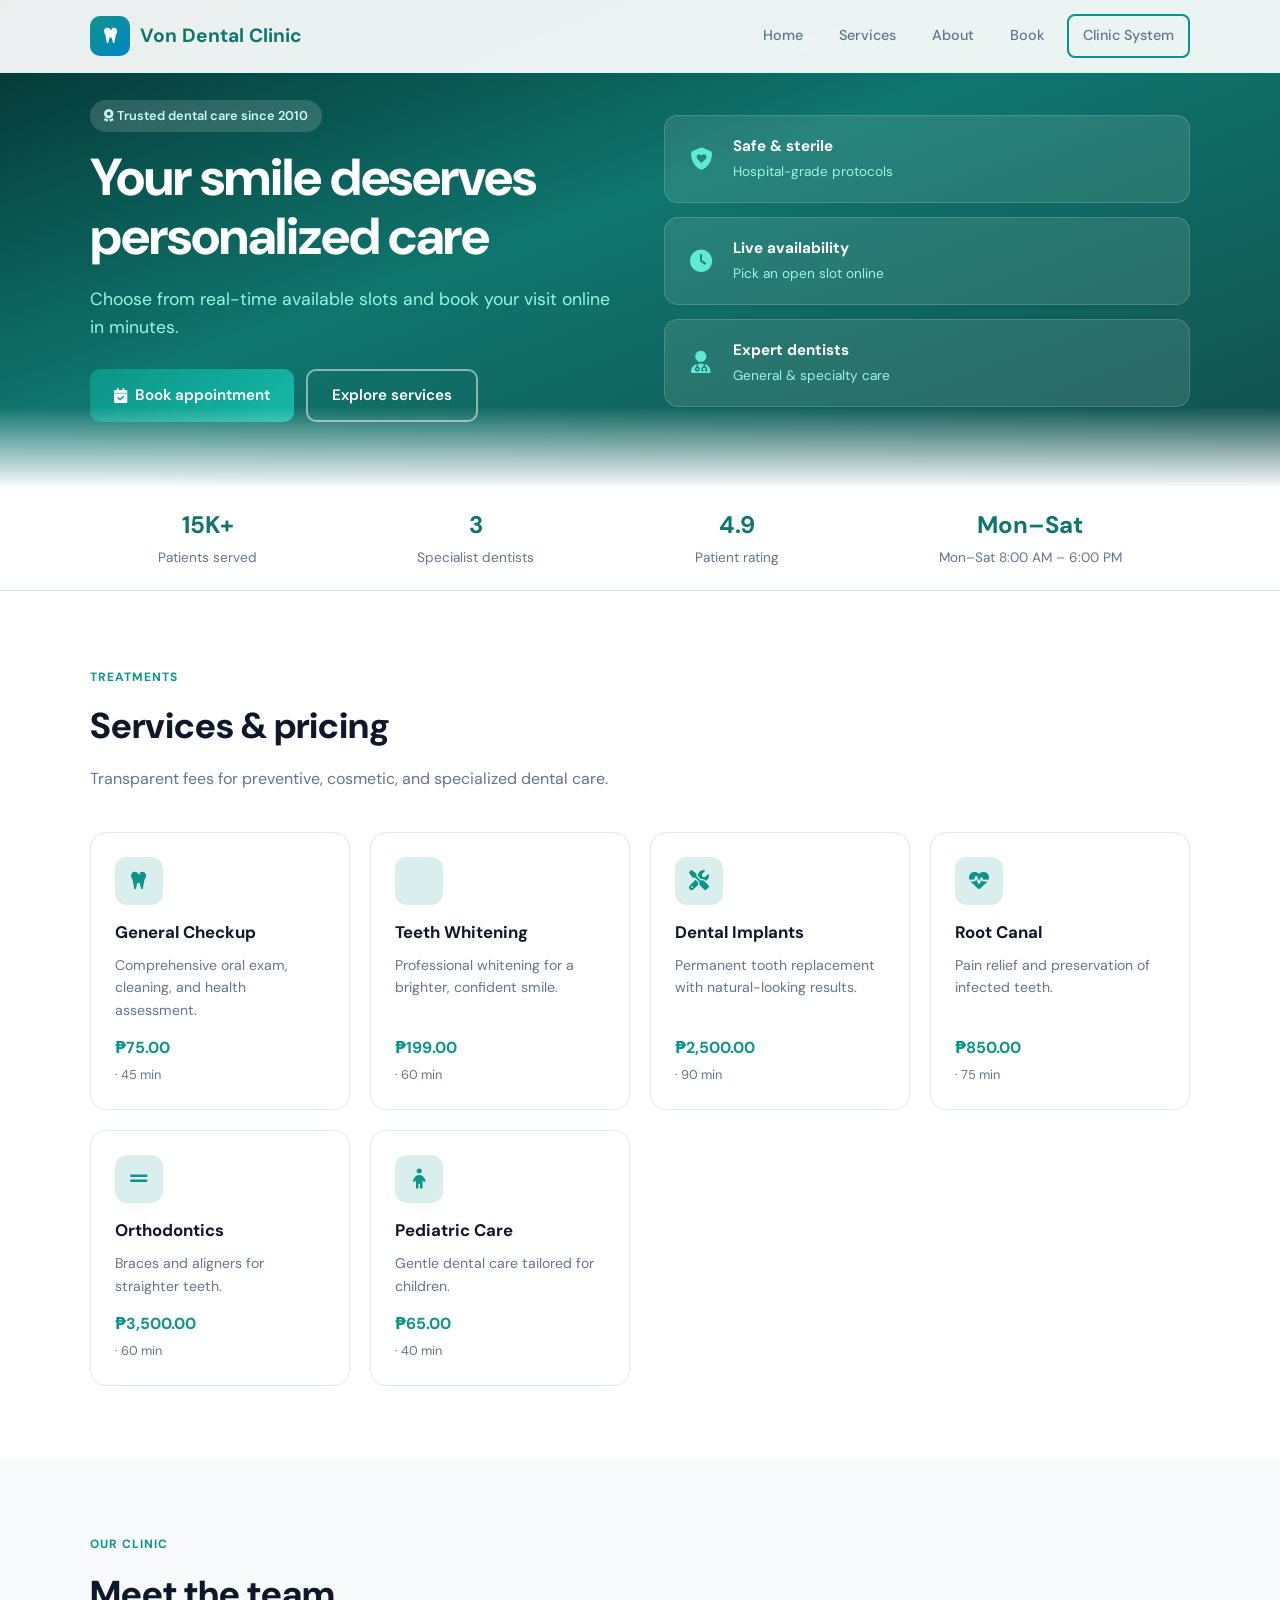
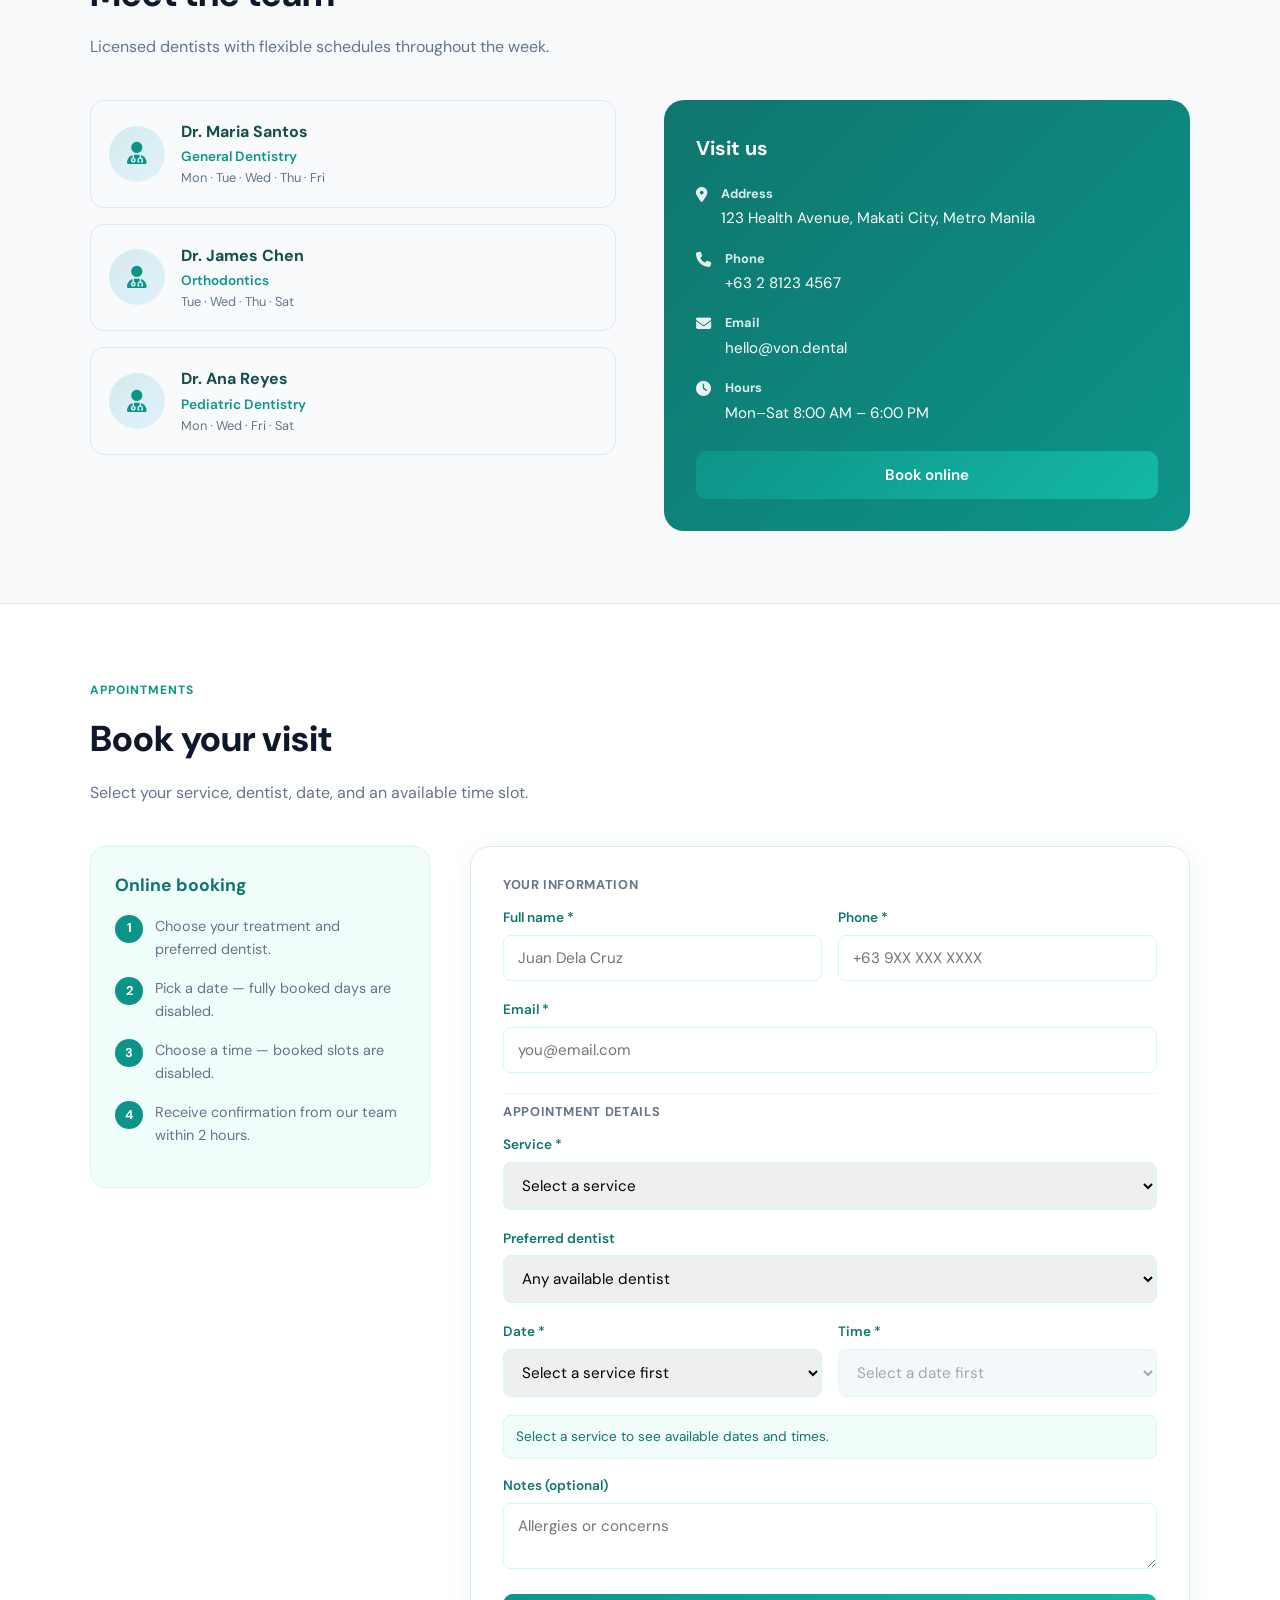
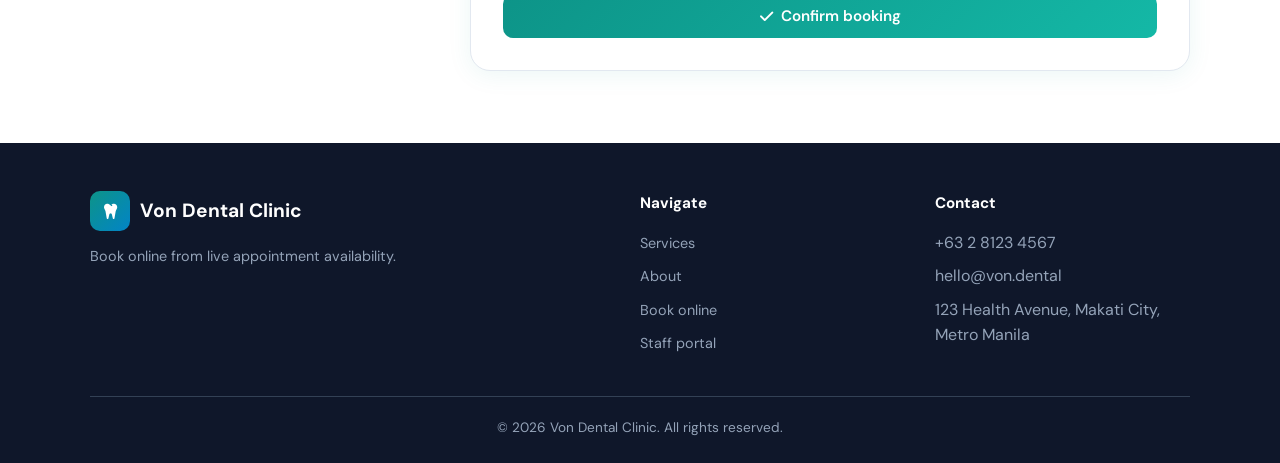
<file: index.html>
<!DOCTYPE html>
<html lang="en">
<head>
  <meta charset="UTF-8" />
  <meta name="viewport" content="width=device-width, initial-scale=1.0" />
  <title>Von Dental Clinic | Dental Care</title>
  <meta name="description" content="Professional dental care — book your appointment online from available time slots." />
  <link rel="preconnect" href="https://fonts.googleapis.com" />
  <link rel="preconnect" href="https://fonts.gstatic.com" crossorigin />
  <link href="https://fonts.googleapis.com/css2?family=DM+Sans:ital,opsz,wght@0,9..40,400;0,9..40,500;0,9..40,600;0,9..40,700;0,9..40,800&display=swap" rel="stylesheet" />
  <link rel="stylesheet" href="https://cdnjs.cloudflare.com/ajax/libs/font-awesome/6.5.1/css/all.min.css" />
  <link rel="stylesheet" href="css/styles.css" />
  <link rel="stylesheet" href="css/public.css" />
</head>
<body class="public-page">
  <header class="header">
    <div class="container header-inner">
      <a href="#home" class="logo">
        <span class="logo-icon"><i class="fa-solid fa-tooth"></i></span>
        <span data-clinic-name>Von Dental</span>
      </a>
      <nav class="nav">
        <a href="#home">Home</a>
        <a href="#services">Services</a>
        <a href="#about">About</a>
        <a href="#book">Book</a>
        <a href="admin.html" class="btn btn-sm btn-outline">Clinic System</a>
      </nav>
      <button class="nav-toggle" aria-label="Menu"><i class="fa-solid fa-bars"></i></button>
    </div>
  </header>

  <main>
    <section class="public-hero" id="home">
      <div class="container public-hero-grid public-hero-single">
        <div>
          <span class="hero-badge" style="background:rgba(255,255,255,0.15);color:#ccfbf1">
            <i class="fa-solid fa-award"></i> Trusted dental care since 2010
          </span>
          <h1>Your smile deserves personalized care</h1>
          <p class="public-hero-lead">
            Choose from real-time available slots and book your visit online in minutes.
          </p>
          <div class="public-hero-actions">
            <a href="#book" class="btn btn-primary"><i class="fa-solid fa-calendar-check"></i> Book appointment</a>
            <a href="#services" class="btn btn-outline">Explore services</a>
          </div>
        </div>
        <div class="hero-info-cards">
          <div class="hero-info-card"><i class="fa-solid fa-shield-heart"></i><div><strong>Safe &amp; sterile</strong><span>Hospital-grade protocols</span></div></div>
          <div class="hero-info-card"><i class="fa-solid fa-clock"></i><div><strong>Live availability</strong><span>Pick an open slot online</span></div></div>
          <div class="hero-info-card"><i class="fa-solid fa-user-doctor"></i><div><strong>Expert dentists</strong><span>General &amp; specialty care</span></div></div>
        </div>
      </div>
    </section>

    <div class="trust-strip">
      <div class="container trust-strip-inner">
        <div class="trust-item"><strong>15K+</strong><span>Patients served</span></div>
        <div class="trust-item"><strong>3</strong><span>Specialist dentists</span></div>
        <div class="trust-item"><strong>4.9</strong><span>Patient rating</span></div>
        <div class="trust-item"><strong>Mon–Sat</strong><span data-hours>8 AM – 6 PM</span></div>
      </div>
    </div>

    <section class="public-section alt" id="services">
      <div class="container">
        <span class="section-label">Treatments</span>
        <h2 class="section-title">Services &amp; pricing</h2>
        <p class="section-desc">Transparent fees for preventive, cosmetic, and specialized dental care.</p>
        <div class="services-row" id="services-grid"></div>
      </div>
    </section>

    <section class="public-section" id="about">
      <div class="container">
        <span class="section-label">Our clinic</span>
        <h2 class="section-title">Meet the team</h2>
        <p class="section-desc">Licensed dentists with flexible schedules throughout the week.</p>
        <div class="split-section">
          <div class="team-compact" id="team-grid"></div>
          <div class="contact-panel" id="contact">
            <h3>Visit us</h3>
            <div class="contact-line">
              <i class="fa-solid fa-location-dot"></i>
              <div><strong>Address</strong><span data-address>123 Health Avenue, Makati City</span></div>
            </div>
            <div class="contact-line">
              <i class="fa-solid fa-phone"></i>
              <div><strong>Phone</strong><span data-phone>+63 2 8123 4567</span></div>
            </div>
            <div class="contact-line">
              <i class="fa-solid fa-envelope"></i>
              <div><strong>Email</strong><span data-email>hello@von.dental</span></div>
            </div>
            <div class="contact-line">
              <i class="fa-solid fa-clock"></i>
              <div><strong>Hours</strong><span data-hours>Mon–Sat 8:00 AM – 6:00 PM</span></div>
            </div>
            <a href="#book" class="btn btn-primary" style="margin-top:8px;width:100%">Book online</a>
          </div>
        </div>
      </div>
    </section>

    <section class="booking-band" id="book">
      <div class="container">
        <span class="section-label">Appointments</span>
        <h2 class="section-title">Book your visit</h2>
        <p class="section-desc">Select your service, dentist, date, and an available time slot.</p>

        <div class="booking-layout booking-layout-single">
          <aside class="booking-aside">
            <div class="booking-aside-card">
              <h3>Online booking</h3>
              <ul>
                <li><span class="num">1</span><span>Choose your treatment and preferred dentist.</span></li>
                <li><span class="num">2</span><span>Pick a date — fully booked days are disabled.</span></li>
                <li><span class="num">3</span><span>Choose a time — booked slots are disabled.</span></li>
                <li><span class="num">4</span><span>Receive confirmation from our team within 2 hours.</span></li>
              </ul>
            </div>
          </aside>

          <div class="booking-panel">
            <div class="booking-form-body">
              <form id="booking-form">
                <div class="form-section-title">Your information</div>
                <div class="form-row">
                  <div class="form-group">
                    <label for="name">Full name *</label>
                    <input type="text" id="name" name="name" required placeholder="Juan Dela Cruz" />
                  </div>
                  <div class="form-group">
                    <label for="phone">Phone *</label>
                    <input type="tel" id="phone" name="phone" required placeholder="+63 9XX XXX XXXX" />
                  </div>
                </div>
                <div class="form-group">
                  <label for="email">Email *</label>
                  <input type="email" id="email" name="email" required placeholder="you@email.com" />
                </div>
                <div class="form-section-title">Appointment details</div>
                <div class="form-group">
                  <label for="service">Service *</label>
                  <select id="service" name="service" required></select>
                </div>
                <div class="form-group">
                  <label for="dentist">Preferred dentist</label>
                  <select id="dentist" name="dentist"></select>
                </div>
                <div class="form-row">
                  <div class="form-group">
                    <label for="appointment-date">Date *</label>
                    <select id="appointment-date" name="date" required>
                      <option value="">Select a service first</option>
                    </select>
                  </div>
                  <div class="form-group">
                    <label for="appointment-time">Time *</label>
                    <select id="appointment-time" name="time" required disabled>
                      <option value="">Select a date first</option>
                    </select>
                  </div>
                </div>
                <p id="slot-hint" class="slot-hint" style="display:none"></p>
                <div class="form-group">
                  <label for="notes">Notes (optional)</label>
                  <textarea id="notes" name="notes" rows="2" placeholder="Allergies or concerns"></textarea>
                </div>
                <button type="submit" class="btn btn-primary" style="width:100%">
                  <i class="fa-solid fa-check"></i> Confirm booking
                </button>
              </form>
            </div>
          </div>
        </div>
      </div>
    </section>
  </main>

  <footer class="public-footer">
    <div class="container">
      <div class="public-footer-grid">
        <div>
          <div class="logo" style="margin-bottom:14px;color:#fff">
            <span class="logo-icon"><i class="fa-solid fa-tooth"></i></span>
            <span data-clinic-name>Von Dental</span>
          </div>
          <p style="font-size:0.9rem;max-width:320px">Book online from live appointment availability.</p>
        </div>
        <div>
          <h4>Navigate</h4>
          <ul>
            <li><a href="#services">Services</a></li>
            <li><a href="#about">About</a></li>
            <li><a href="#book">Book online</a></li>
            <li><a href="admin.html">Staff portal</a></li>
          </ul>
        </div>
        <div>
          <h4>Contact</h4>
          <ul>
            <li><span data-phone></span></li>
            <li><span data-email></span></li>
            <li><span data-address></span></li>
          </ul>
        </div>
      </div>
      <div class="public-footer-bottom">
        <p>&copy; 2026 <span data-clinic-name>Von Dental Clinic</span>. All rights reserved.</p>
      </div>
    </div>
  </footer>

  <script src="js/storage.js"></script>
  <script src="js/booking-slots.js"></script>
  <script src="js/app.js"></script>
</body>
</html>
</file>
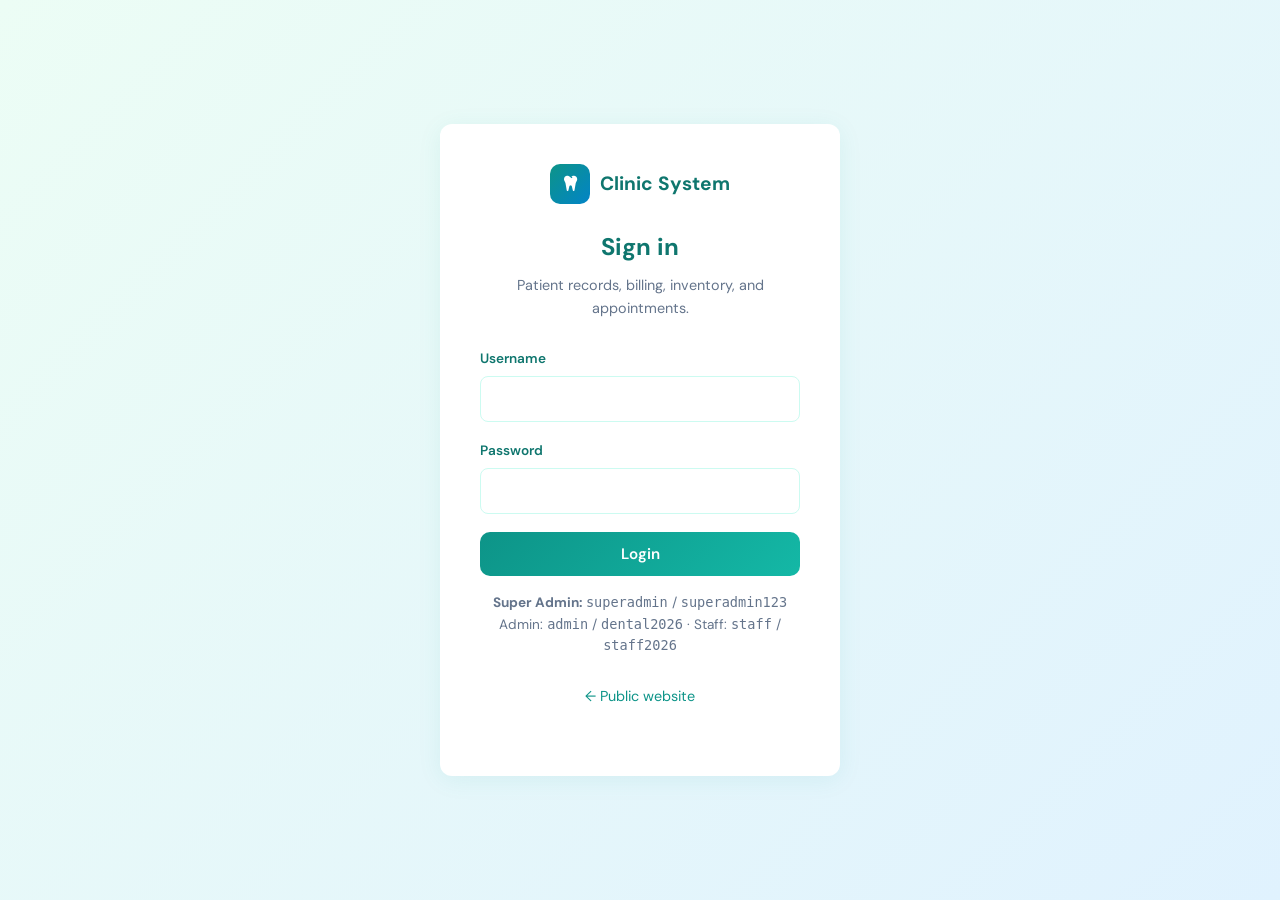
<file: admin.html>
<!DOCTYPE html>
<html lang="en">
<head>
  <meta charset="UTF-8" />
  <meta name="viewport" content="width=device-width, initial-scale=1.0" />
  <title>Clinic Management | Von Dental</title>
  <link rel="preconnect" href="https://fonts.googleapis.com" />
  <link rel="preconnect" href="https://fonts.gstatic.com" crossorigin />
  <link href="https://fonts.googleapis.com/css2?family=DM+Sans:ital,opsz,wght@0,9..40,400;0,9..40,500;0,9..40,600;0,9..40,700;0,9..40,800&display=swap" rel="stylesheet" />
  <link rel="stylesheet" href="https://cdnjs.cloudflare.com/ajax/libs/font-awesome/6.5.1/css/all.min.css" />
  <link rel="stylesheet" href="css/styles.css" />
</head>
<body class="admin-body">
  <div id="login-view" class="admin-login">
    <div class="login-card">
      <div class="logo" style="justify-content:center;margin-bottom:24px">
        <span class="logo-icon"><i class="fa-solid fa-tooth"></i></span>
        <span>Clinic System</span>
      </div>
      <h1>Sign in</h1>
      <p>Patient records, billing, inventory, and appointments.</p>
      <form id="login-form">
        <div class="form-group">
          <label for="username">Username</label>
          <input type="text" id="username" name="username" required autocomplete="username" />
        </div>
        <div class="form-group">
          <label for="password">Password</label>
          <input type="password" id="password" name="password" required autocomplete="current-password" />
        </div>
        <button type="submit" class="btn btn-primary" style="width:100%">Login</button>
      </form>
      <p class="form-hint" style="text-align:center;margin-top:16px;font-size:0.85rem">
        <strong>Super Admin:</strong> <code>superadmin</code> / <code>superadmin123</code><br/>
        Admin: <code>admin</code> / <code>dental2026</code> · Staff: <code>staff</code> / <code>staff2026</code>
      </p>
      <p style="text-align:center;margin-top:16px">
        <a href="index.html" style="color:var(--primary);font-size:0.9rem">&larr; Public website</a>
      </p>
    </div>
  </div>

  <div id="dashboard-view" class="admin-layout hidden">
    <div id="admin-sidebar-overlay" class="admin-sidebar-overlay hidden" aria-hidden="true"></div>
    <aside class="admin-sidebar" id="admin-sidebar">
      <div class="logo">
        <span class="logo-icon"><i class="fa-solid fa-tooth"></i></span>
        <span>Clinic System</span>
      </div>
      <nav class="admin-nav">
        <a href="#" class="active" data-panel="overview" data-permission="appointments"><i class="fa-solid fa-chart-pie"></i> Overview</a>
        <a href="#" data-panel="appointments" data-permission="appointments"><i class="fa-solid fa-calendar-days"></i> Appointments</a>
        <a href="#" data-panel="patients" data-permission="patients"><i class="fa-solid fa-folder-open"></i> Patient records</a>
        <a href="#" data-panel="receipts" data-permission="receipts"><i class="fa-solid fa-receipt"></i> Receipts</a>
        <a href="#" data-panel="medcerts" data-permission="medcerts"><i class="fa-solid fa-file-medical"></i> Med certificates</a>
        <a href="#" data-panel="inventory" data-permission="inventory"><i class="fa-solid fa-boxes-stacked"></i> Inventory</a>
        <a href="#" data-panel="finance" data-permission="finance"><i class="fa-solid fa-chart-line"></i> Daily income</a>
        <a href="#" data-panel="settings" data-permission="settings"><i class="fa-solid fa-gear"></i> Clinic settings</a>
        <a href="#" data-panel="users" data-permission="users"><i class="fa-solid fa-users-gear"></i> User access</a>
      </nav>
      <div style="padding:24px">
        <a href="index.html" style="color:#99f6e4;font-size:0.85rem;display:block;margin-bottom:12px"><i class="fa-solid fa-globe"></i> Public site</a>
        <button type="button" id="logout-btn" class="btn btn-sm btn-outline" style="width:100%;border-color:#99f6e4;color:#fff">Logout</button>
      </div>
    </aside>

    <div class="admin-content">
      <header class="admin-topbar">
        <button type="button" id="admin-menu-btn" class="admin-menu-btn" aria-label="Open menu" aria-expanded="false">
          <i class="fa-solid fa-bars"></i>
        </button>
        <span id="admin-mobile-title" class="admin-mobile-title">Overview</span>
        <span id="current-user-badge-mobile" class="admin-topbar-badge"></span>
      </header>

      <main class="admin-main">
      <div class="admin-header">
        <h1 id="admin-title">Overview</h1>
        <span id="current-user-badge" class="form-hint"></span>
      </div>

      <!-- Overview -->
      <div id="panel-overview" class="admin-panel">
        <div class="stats-grid">
          <div class="stat-card">
            <div class="label">Pending appointments</div>
            <div class="value" id="stat-pending">0</div>
          </div>
          <div class="stat-card">
            <div class="label">Today's schedule</div>
            <div class="value" id="stat-today">0</div>
          </div>
          <div class="stat-card">
            <div class="label">Registered patients</div>
            <div class="value" id="stat-patients">0</div>
          </div>
          <div class="stat-card stat-warn">
            <div class="label">Low stock items</div>
            <div class="value" id="stat-low-stock">0</div>
          </div>
          <div class="stat-card">
            <div class="label">Total receipts (all time)</div>
            <div class="value" id="stat-revenue" style="font-size:1.25rem">₱0.00</div>
          </div>
          <div class="stat-card stat-income" data-permission="finance">
            <div class="label">Today's income</div>
            <div class="value" id="stat-today-income" style="font-size:1.25rem;color:var(--primary)">₱0.00</div>
          </div>
        </div>
        <div class="panel">
          <div class="panel-header">
            <h2>Recent appointments</h2>
            <a href="#" class="btn btn-sm btn-primary" onclick="document.querySelector('[data-panel=appointments]').click();return false">View all</a>
          </div>
          <div class="panel-body">
            <table>
              <thead>
                <tr><th>Patient</th><th>Service</th><th>Date</th><th>Time</th><th>Status</th></tr>
              </thead>
              <tbody id="appointments-overview-tbody"></tbody>
            </table>
          </div>
        </div>
      </div>

      <!-- Appointments -->
      <div id="panel-appointments" class="admin-panel hidden">
        <div class="panel">
          <div class="panel-header">
            <h2>Appointments</h2>
            <div class="filter-bar">
              <button type="button" class="btn btn-primary btn-sm" id="btn-new-appointment">
                <i class="fa-solid fa-plus"></i> New appointment
              </button>
              <select id="filter-status">
                <option value="">All statuses</option>
                <option value="pending">Pending</option>
                <option value="confirmed">Confirmed</option>
                <option value="completed">Completed</option>
                <option value="cancelled">Cancelled</option>
              </select>
              <input type="date" id="filter-date" />
            </div>
          </div>
          <div class="panel-body">
            <table>
              <thead>
                <tr>
                  <th>Patient</th><th>Phone</th><th>Service</th><th>Dentist</th>
                  <th>Date</th><th>Time</th><th>Status</th><th>Actions</th>
                </tr>
              </thead>
              <tbody id="appointments-tbody"></tbody>
            </table>
          </div>
        </div>
      </div>

      <!-- Patients -->
      <div id="panel-patients" class="admin-panel hidden">
        <div class="panel">
          <div class="panel-header">
            <h2>Patient records</h2>
            <div class="filter-bar">
              <input type="search" id="patient-search" placeholder="Search name, email, phone, ID..." />
              <button type="button" class="btn btn-primary btn-sm" id="btn-add-patient"><i class="fa-solid fa-user-plus"></i> Register patient</button>
            </div>
          </div>
          <div class="panel-body">
            <table>
              <thead>
                <tr>
                  <th>Patient ID</th><th>Name</th><th>Phone</th><th>Email</th>
                  <th>Visits</th><th>Appointments</th><th>Actions</th>
                </tr>
              </thead>
              <tbody id="patients-tbody"></tbody>
            </table>
          </div>
        </div>
      </div>

      <!-- Receipts -->
      <div id="panel-receipts" class="admin-panel hidden">
        <div class="panel">
          <div class="panel-header">
            <h2>Official receipts</h2>
            <button type="button" class="btn btn-primary btn-sm" id="btn-new-receipt"><i class="fa-solid fa-plus"></i> New receipt</button>
          </div>
          <div class="panel-body">
            <table>
              <thead>
                <tr><th>OR No.</th><th>Date</th><th>Patient</th><th>Total</th><th>Payment</th><th>Print</th></tr>
              </thead>
              <tbody id="receipts-tbody"></tbody>
            </table>
          </div>
        </div>
      </div>

      <!-- Med certs -->
      <div id="panel-medcerts" class="admin-panel hidden">
        <div class="panel">
          <div class="panel-header">
            <h2>Medical certificates</h2>
            <button type="button" class="btn btn-primary btn-sm" id="btn-new-medcert"><i class="fa-solid fa-plus"></i> New certificate</button>
          </div>
          <div class="panel-body">
            <table>
              <thead>
                <tr><th>Cert No.</th><th>Date</th><th>Patient</th><th>Diagnosis</th><th>Rest days</th><th>Print</th></tr>
              </thead>
              <tbody id="medcerts-tbody"></tbody>
            </table>
          </div>
        </div>
      </div>

      <!-- Inventory -->
      <div id="panel-inventory" class="admin-panel hidden">
        <div class="panel-split">
          <div class="panel">
            <div class="panel-header">
              <h2>Inventory</h2>
              <div class="filter-bar">
                <input type="search" id="inventory-search" placeholder="Search SKU or name..." />
                <select id="inventory-filter">
                  <option value="">All categories</option>
                  <option value="Consumables">Consumables</option>
                  <option value="Medication">Medication</option>
                  <option value="Materials">Materials</option>
                  <option value="Equipment">Equipment</option>
                  <option value="low">Low stock only</option>
                </select>
                <button type="button" class="btn btn-primary btn-sm" id="btn-add-inventory"><i class="fa-solid fa-plus"></i> Add item</button>
              </div>
            </div>
            <div class="panel-body">
              <table>
                <thead>
                  <tr>
                    <th>SKU</th><th>Item</th><th>Category</th><th>Stock</th>
                    <th>Reorder</th><th>Cost</th><th>Status</th><th>Actions</th>
                  </tr>
                </thead>
                <tbody id="inventory-tbody"></tbody>
              </table>
            </div>
          </div>
          <div class="panel">
            <div class="panel-header"><h2>Recent stock movements</h2></div>
            <div class="panel-body">
              <table class="compact-table">
                <thead>
                  <tr><th>Date</th><th>Item</th><th>Type</th><th>Qty</th><th>Reason</th></tr>
                </thead>
                <tbody id="inventory-logs-tbody"></tbody>
              </table>
            </div>
          </div>
        </div>
      </div>

      <!-- Daily income (super admin) -->
      <div id="panel-finance" class="admin-panel hidden">
        <div class="stats-grid" style="margin-bottom:24px">
          <div class="stat-card stat-income">
            <div class="label">Selected day total</div>
            <div class="value" id="finance-day-total" style="font-size:1.35rem;color:var(--primary)">₱0.00</div>
          </div>
          <div class="stat-card">
            <div class="label">Transactions</div>
            <div class="value" id="finance-day-count">0</div>
          </div>
          <div class="stat-card">
            <div class="label">Average per visit</div>
            <div class="value" id="finance-day-avg" style="font-size:1.1rem">—</div>
          </div>
        </div>
        <div class="panel-split">
          <div class="panel">
            <div class="panel-header">
              <h2>Last 7 days</h2>
            </div>
            <div class="panel-body">
              <div id="finance-week-chart" class="finance-week-chart"></div>
            </div>
          </div>
          <div class="panel">
            <div class="panel-header">
              <h2>By payment method</h2>
            </div>
            <div class="panel-body" id="finance-by-method"></div>
          </div>
        </div>
        <div class="panel" style="margin-top:24px">
          <div class="panel-header">
            <h2>Daily transactions</h2>
            <div class="filter-bar">
              <label class="form-hint" style="align-self:center">Date</label>
              <input type="date" id="finance-date" />
            </div>
          </div>
          <div class="panel-body">
            <table>
              <thead>
                <tr>
                  <th>OR No.</th><th>Patient</th><th>Treatment / notes</th>
                  <th>Amount</th><th>Payment</th><th>Items</th>
                </tr>
              </thead>
              <tbody id="finance-daily-tbody"></tbody>
            </table>
          </div>
        </div>
      </div>

      <!-- Settings (clinic, dentists, services) -->
      <div id="panel-settings" class="admin-panel hidden">
        <div class="panel" style="margin-bottom:24px">
          <div class="panel-header">
            <h2>Clinic details</h2>
            <button type="button" class="btn btn-primary btn-sm" id="btn-save-settings">Save settings</button>
          </div>
          <div class="panel-body" style="padding:24px">
            <form id="clinic-settings-form" class="form-grid-2">
              <div class="form-group"><label>Clinic name</label><input name="clinicName" required /></div>
              <div class="form-group"><label>Phone</label><input name="phone" required /></div>
              <div class="form-group"><label>Email</label><input type="email" name="email" /></div>
              <div class="form-group"><label>TIN</label><input name="tin" /></div>
              <div class="form-group form-full"><label>Address</label><input name="address" /></div>
              <div class="form-group"><label>Public hours text</label><input name="hours" placeholder="Mon–Sat 8:00 AM – 6:00 PM" /></div>
              <div class="form-group"><label>Booking slot (minutes)</label><input type="number" name="slotMinutes" min="15" max="60" step="5" /></div>
            </form>
          </div>
        </div>

        <div class="panel panel-split" data-permission="dentists">
          <div>
            <div class="panel-header">
              <h2>Dentists &amp; schedules</h2>
              <button type="button" class="btn btn-primary btn-sm" id="btn-add-dentist"><i class="fa-solid fa-plus"></i> Add dentist</button>
            </div>
            <div class="panel-body">
              <table>
                <thead>
                  <tr><th>Name</th><th>Specialty</th><th>License</th><th>Days</th><th>Phone</th><th></th></tr>
                </thead>
                <tbody id="dentists-admin-tbody"></tbody>
              </table>
            </div>
          </div>
        </div>

        <div class="panel" style="margin-top:24px" data-permission="services">
          <div class="panel-header">
            <h2>Services &amp; pricing</h2>
            <button type="button" class="btn btn-primary btn-sm" id="btn-add-service"><i class="fa-solid fa-plus"></i> Add service</button>
          </div>
          <div class="panel-body">
            <table>
              <thead>
                <tr><th>Service</th><th>Duration</th><th>Price</th><th></th></tr>
              </thead>
              <tbody id="services-edit-tbody"></tbody>
            </table>
          </div>
        </div>
      </div>

      <!-- Users (super admin) -->
      <div id="panel-users" class="admin-panel hidden">
        <div class="panel">
          <div class="panel-header">
            <h2>User access management</h2>
            <button type="button" class="btn btn-primary btn-sm" id="btn-add-user"><i class="fa-solid fa-user-plus"></i> Add user</button>
          </div>
          <div class="panel-body">
            <table>
              <thead>
                <tr><th>Username</th><th>Name</th><th>Email</th><th>Role</th><th>Status</th><th>Actions</th></tr>
              </thead>
              <tbody id="users-tbody"></tbody>
            </table>
          </div>
        </div>
      </div>
    </main>
    </div>
  </div>

  <script src="js/storage.js"></script>
  <script src="js/auth.js"></script>
  <script src="js/booking-slots.js"></script>
  <script src="js/utils.js"></script>
  <script src="js/patients-module.js"></script>
  <script src="js/appointments-module.js"></script>
  <script src="js/documents-module.js"></script>
  <script src="js/inventory-module.js"></script>
  <script src="js/users-module.js"></script>
  <script src="js/settings-module.js"></script>
  <script src="js/billing-module.js"></script>
  <script src="js/admin.js"></script>
</body>
</html>
</file>
<file: css/styles.css>
:root {
  --primary: #0d9488;
  --primary-dark: #0f766e;
  --primary-light: #14b8a6;
  --primary-glow: rgba(13, 148, 136, 0.15);
  --accent: #0284c7;
  --bg: #f0fdfa;
  --bg-card: #ffffff;
  --text: #134e4a;
  --text-muted: #5eead4;
  --text-secondary: #64748b;
  --border: #ccfbf1;
  --danger: #dc2626;
  --warning: #d97706;
  --success: #059669;
  --radius: 12px;
  --shadow: 0 4px 24px rgba(13, 148, 136, 0.08);
  --font: 'DM Sans', system-ui, sans-serif;
}

*, *::before, *::after { box-sizing: border-box; margin: 0; padding: 0; }

html { scroll-behavior: smooth; scroll-padding-top: 72px; }

body {
  font-family: var(--font);
  background: var(--bg);
  color: var(--text);
  line-height: 1.6;
  -webkit-font-smoothing: antialiased;
}

a { color: inherit; text-decoration: none; }
img { max-width: 100%; display: block; }
button, input, select, textarea { font-family: inherit; }

.container { max-width: 1140px; margin: 0 auto; padding: 0 20px; }

/* Header */
.header {
  position: fixed;
  top: 0;
  left: 0;
  right: 0;
  z-index: 100;
  background: rgba(255, 255, 255, 0.92);
  backdrop-filter: blur(12px);
  border-bottom: 1px solid var(--border);
  transition: box-shadow 0.2s;
}
.header.scrolled { box-shadow: var(--shadow); }
.header-inner {
  display: flex;
  align-items: center;
  justify-content: space-between;
  height: 72px;
}
.logo {
  display: flex;
  align-items: center;
  gap: 10px;
  font-weight: 700;
  font-size: 1.2rem;
  color: var(--primary-dark);
}
.logo-icon {
  width: 40px;
  height: 40px;
  background: linear-gradient(135deg, var(--primary), var(--accent));
  border-radius: 10px;
  display: flex;
  align-items: center;
  justify-content: center;
  color: #fff;
  font-size: 1.1rem;
}
.nav { display: flex; align-items: center; gap: 8px; }
.nav a {
  padding: 8px 14px;
  font-size: 0.9rem;
  font-weight: 500;
  color: var(--text-secondary);
  border-radius: 8px;
  transition: 0.2s;
}
.nav a:hover { color: var(--primary-dark); background: var(--primary-glow); }
.nav-toggle {
  display: none;
  background: none;
  border: none;
  font-size: 1.4rem;
  color: var(--primary-dark);
  cursor: pointer;
}

.btn {
  display: inline-flex;
  align-items: center;
  justify-content: center;
  gap: 8px;
  padding: 12px 24px;
  font-size: 0.95rem;
  font-weight: 600;
  border: none;
  border-radius: 10px;
  cursor: pointer;
  transition: 0.2s;
}
.btn-primary {
  background: linear-gradient(135deg, var(--primary), var(--primary-light));
  color: #fff;
}
.btn-primary:hover { transform: translateY(-1px); box-shadow: 0 6px 20px var(--primary-glow); }
.btn-outline {
  background: transparent;
  border: 2px solid var(--primary);
  color: var(--primary-dark);
}
.btn-outline:hover { background: var(--primary-glow); }
.btn-sm { padding: 8px 16px; font-size: 0.85rem; }
.btn-danger { background: var(--danger); color: #fff; }
.btn-ghost { background: transparent; color: var(--text-secondary); }
.btn-ghost:hover { background: #f1f5f9; }

/* Hero */
.hero {
  padding: 140px 0 80px;
  background: linear-gradient(180deg, #ecfdf5 0%, var(--bg) 100%);
  position: relative;
  overflow: hidden;
}
.hero::before {
  content: '';
  position: absolute;
  top: -100px;
  right: -100px;
  width: 400px;
  height: 400px;
  background: radial-gradient(circle, var(--primary-glow), transparent 70%);
  pointer-events: none;
}
.hero-grid {
  display: grid;
  grid-template-columns: 1fr 1fr;
  gap: 48px;
  align-items: center;
}
.hero-badge {
  display: inline-block;
  padding: 6px 14px;
  background: var(--primary-glow);
  color: var(--primary-dark);
  font-size: 0.8rem;
  font-weight: 600;
  border-radius: 20px;
  margin-bottom: 16px;
}
.hero h1 {
  font-size: clamp(2rem, 4vw, 3rem);
  font-weight: 800;
  line-height: 1.15;
  color: var(--primary-dark);
  margin-bottom: 16px;
}
.hero p { color: var(--text-secondary); font-size: 1.05rem; margin-bottom: 28px; max-width: 480px; }
.hero-actions { display: flex; gap: 12px; flex-wrap: wrap; }
.hero-stats {
  display: flex;
  gap: 32px;
  margin-top: 40px;
  padding-top: 32px;
  border-top: 1px solid var(--border);
}
.hero-stat strong { display: block; font-size: 1.75rem; color: var(--primary); }
.hero-stat span { font-size: 0.85rem; color: var(--text-secondary); }
.hero-visual {
  background: var(--bg-card);
  border-radius: 20px;
  padding: 32px;
  box-shadow: var(--shadow);
  border: 1px solid var(--border);
}
.hero-card-row {
  display: flex;
  align-items: center;
  gap: 14px;
  padding: 14px 0;
  border-bottom: 1px solid var(--border);
}
.hero-card-row:last-child { border-bottom: none; }
.hero-card-icon {
  width: 48px;
  height: 48px;
  border-radius: 12px;
  background: var(--primary-glow);
  display: flex;
  align-items: center;
  justify-content: center;
  color: var(--primary);
  font-size: 1.2rem;
}

/* Sections */
section { padding: 80px 0; }
.section-header { text-align: center; max-width: 560px; margin: 0 auto 48px; }
.section-header h2 { font-size: 2rem; color: var(--primary-dark); margin-bottom: 12px; }
.section-header p { color: var(--text-secondary); }

/* Services */
.services-grid {
  display: grid;
  grid-template-columns: repeat(auto-fill, minmax(280px, 1fr));
  gap: 24px;
}
.service-card {
  background: var(--bg-card);
  border: 1px solid var(--border);
  border-radius: var(--radius);
  padding: 28px;
  transition: 0.2s;
}
.service-card:hover {
  border-color: var(--primary-light);
  box-shadow: var(--shadow);
  transform: translateY(-2px);
}
.service-card .icon {
  width: 52px;
  height: 52px;
  border-radius: 12px;
  background: var(--primary-glow);
  display: flex;
  align-items: center;
  justify-content: center;
  color: var(--primary);
  font-size: 1.4rem;
  margin-bottom: 16px;
}
.service-card h3 { font-size: 1.1rem; margin-bottom: 8px; color: var(--primary-dark); }
.service-card p { font-size: 0.9rem; color: var(--text-secondary); margin-bottom: 12px; }
.service-price { font-weight: 700; color: var(--primary); }

/* Team */
.team-grid {
  display: grid;
  grid-template-columns: repeat(auto-fill, minmax(240px, 1fr));
  gap: 24px;
}
.team-card {
  background: var(--bg-card);
  border-radius: var(--radius);
  padding: 28px;
  text-align: center;
  border: 1px solid var(--border);
}
.team-avatar {
  width: 88px;
  height: 88px;
  border-radius: 50%;
  background: linear-gradient(135deg, var(--primary-glow), #e0f2fe);
  margin: 0 auto 16px;
  display: flex;
  align-items: center;
  justify-content: center;
  font-size: 2rem;
  color: var(--primary);
}
.team-card h3 { font-size: 1.05rem; margin-bottom: 4px; }
.team-card .role { font-size: 0.85rem; color: var(--primary); font-weight: 500; margin-bottom: 8px; }
.team-card p { font-size: 0.85rem; color: var(--text-secondary); }

/* Booking */
.booking-section { background: #ecfdf5; }
.booking-wrap {
  display: grid;
  grid-template-columns: 1fr 1.2fr;
  gap: 40px;
  align-items: start;
}
.booking-info h3 { font-size: 1.5rem; color: var(--primary-dark); margin-bottom: 16px; }
.booking-steps { list-style: none; }
.booking-steps li {
  display: flex;
  gap: 14px;
  margin-bottom: 20px;
  font-size: 0.95rem;
  color: var(--text-secondary);
}
.step-num {
  width: 32px;
  height: 32px;
  flex-shrink: 0;
  background: var(--primary);
  color: #fff;
  border-radius: 50%;
  display: flex;
  align-items: center;
  justify-content: center;
  font-weight: 700;
  font-size: 0.85rem;
}
.booking-form {
  background: var(--bg-card);
  padding: 32px;
  border-radius: var(--radius);
  box-shadow: var(--shadow);
  border: 1px solid var(--border);
}
.form-group { margin-bottom: 18px; }
.form-group label {
  display: block;
  font-size: 0.85rem;
  font-weight: 600;
  color: var(--primary-dark);
  margin-bottom: 6px;
}
.form-group input,
.form-group select,
.form-group textarea {
  width: 100%;
  padding: 12px 14px;
  border: 1px solid var(--border);
  border-radius: 8px;
  font-size: 0.95rem;
  transition: 0.2s;
}
.form-group input:focus,
.form-group select:focus,
.form-group textarea:focus {
  outline: none;
  border-color: var(--primary);
  box-shadow: 0 0 0 3px var(--primary-glow);
}
.form-row { display: grid; grid-template-columns: 1fr 1fr; gap: 16px; }
.form-hint { font-size: 0.8rem; color: var(--text-secondary); margin-top: 4px; }

/* Contact */
.contact-grid {
  display: grid;
  grid-template-columns: repeat(auto-fill, minmax(220px, 1fr));
  gap: 24px;
}
.contact-item {
  display: flex;
  gap: 14px;
  padding: 20px;
  background: var(--bg-card);
  border-radius: var(--radius);
  border: 1px solid var(--border);
}
.contact-item i { color: var(--primary); font-size: 1.2rem; margin-top: 2px; }
.contact-item strong { display: block; font-size: 0.9rem; margin-bottom: 4px; }
.contact-item span { font-size: 0.9rem; color: var(--text-secondary); }

/* Footer */
.footer {
  background: var(--primary-dark);
  color: #ccfbf1;
  padding: 48px 0 24px;
}
.footer-grid {
  display: grid;
  grid-template-columns: 2fr 1fr 1fr;
  gap: 40px;
  margin-bottom: 40px;
}
.footer h4 { color: #fff; margin-bottom: 16px; font-size: 1rem; }
.footer p, .footer a { font-size: 0.9rem; color: #99f6e4; }
.footer a:hover { color: #fff; }
.footer ul { list-style: none; }
.footer li { margin-bottom: 8px; }
.footer-bottom {
  padding-top: 24px;
  border-top: 1px solid rgba(255,255,255,0.15);
  text-align: center;
  font-size: 0.85rem;
  color: #5eead4;
}

/* Toast */
.toast {
  position: fixed;
  bottom: 24px;
  right: 24px;
  padding: 16px 24px;
  background: var(--primary-dark);
  color: #fff;
  border-radius: 10px;
  box-shadow: var(--shadow);
  z-index: 2000;
  transform: translateY(100px);
  opacity: 0;
  transition: 0.3s;
}
.toast.show { transform: translateY(0); opacity: 1; }
.toast.error { background: var(--danger); }

/* Admin */
.admin-body { background: #f8fafc; min-height: 100vh; }
.admin-layout { display: flex; min-height: 100vh; }
.admin-sidebar {
  width: 260px;
  background: var(--primary-dark);
  color: #fff;
  padding: 24px 0;
  flex-shrink: 0;
}
.admin-sidebar .logo { padding: 0 24px 24px; color: #fff; border-bottom: 1px solid rgba(255,255,255,0.1); margin-bottom: 16px; }
.admin-nav a {
  display: flex;
  align-items: center;
  gap: 12px;
  padding: 12px 24px;
  color: #99f6e4;
  font-size: 0.9rem;
  transition: 0.2s;
}
.admin-nav a:hover, .admin-nav a.active { background: rgba(255,255,255,0.1); color: #fff; }
.admin-content {
  flex: 1;
  min-width: 0;
  display: flex;
  flex-direction: column;
}
.admin-topbar {
  display: none;
  align-items: center;
  gap: 12px;
  padding: 12px 16px;
  background: var(--bg-card);
  border-bottom: 1px solid #e2e8f0;
  position: sticky;
  top: 0;
  z-index: 200;
}
.admin-menu-btn {
  display: flex;
  align-items: center;
  justify-content: center;
  width: 44px;
  height: 44px;
  border: none;
  border-radius: 10px;
  background: var(--primary-glow);
  color: var(--primary-dark);
  font-size: 1.2rem;
  cursor: pointer;
  flex-shrink: 0;
}
.admin-menu-btn:active { background: #ccfbf1; }
.admin-mobile-title {
  flex: 1;
  font-weight: 700;
  font-size: 1rem;
  color: #0f172a;
  white-space: nowrap;
  overflow: hidden;
  text-overflow: ellipsis;
}
.admin-topbar-badge {
  font-size: 0.75rem;
  padding: 4px 10px;
  background: #f0fdfa;
  border-radius: 20px;
  color: var(--primary-dark);
  max-width: 40%;
  white-space: nowrap;
  overflow: hidden;
  text-overflow: ellipsis;
}
.admin-sidebar-overlay {
  display: none;
  position: fixed;
  inset: 0;
  background: rgba(15, 23, 42, 0.45);
  z-index: 290;
}
.admin-sidebar-overlay:not(.hidden) { display: block; }
body.admin-nav-open { overflow: hidden; }
.admin-main { flex: 1; padding: 32px; overflow-x: hidden; }
.admin-header {
  display: flex;
  justify-content: space-between;
  align-items: center;
  margin-bottom: 28px;
  flex-wrap: wrap;
  gap: 8px;
}
.admin-header h1 { font-size: 1.5rem; color: #0f172a; }
#current-user-badge {
  font-size: 0.85rem;
  padding: 6px 12px;
  background: #f0fdfa;
  border-radius: 20px;
  color: var(--primary-dark);
}
.stats-grid {
  display: grid;
  grid-template-columns: repeat(auto-fill, minmax(200px, 1fr));
  gap: 20px;
  margin-bottom: 28px;
}
.stat-card {
  background: var(--bg-card);
  padding: 24px;
  border-radius: var(--radius);
  border: 1px solid #e2e8f0;
}
.stat-card .label { font-size: 0.85rem; color: var(--text-secondary); margin-bottom: 8px; }
.stat-card .value { font-size: 1.75rem; font-weight: 700; color: var(--primary-dark); }
.panel {
  background: var(--bg-card);
  border-radius: var(--radius);
  border: 1px solid #e2e8f0;
  overflow: hidden;
  margin-bottom: 24px;
}
.panel-header {
  padding: 18px 24px;
  border-bottom: 1px solid #e2e8f0;
  display: flex;
  justify-content: space-between;
  align-items: center;
  flex-wrap: wrap;
  gap: 12px;
}
.panel-header h2 { font-size: 1.1rem; color: #0f172a; }
.panel-body {
  padding: 0;
  overflow-x: auto;
  -webkit-overflow-scrolling: touch;
}
table { width: 100%; border-collapse: collapse; font-size: 0.9rem; }
th, td { padding: 14px 20px; text-align: left; border-bottom: 1px solid #f1f5f9; }
.panel-body td:last-child,
.panel-body th:last-child { white-space: normal; }
th { background: #f8fafc; font-weight: 600; color: #475569; font-size: 0.8rem; text-transform: uppercase; letter-spacing: 0.03em; }
tr:hover td { background: #f8fafc; }
.badge {
  display: inline-block;
  padding: 4px 10px;
  border-radius: 20px;
  font-size: 0.75rem;
  font-weight: 600;
}
.badge-pending { background: #fef3c7; color: #b45309; }
.badge-confirmed { background: #d1fae5; color: #047857; }
.badge-cancelled { background: #fee2e2; color: #b91c1c; }
.badge-completed { background: #e0e7ff; color: #4338ca; }
.actions { display: flex; gap: 6px; flex-wrap: wrap; }
.filter-bar { display: flex; gap: 12px; flex-wrap: wrap; }
.filter-bar select, .filter-bar input {
  padding: 8px 12px;
  border: 1px solid #e2e8f0;
  border-radius: 8px;
  font-size: 0.9rem;
}
.admin-login {
  min-height: 100vh;
  display: flex;
  align-items: center;
  justify-content: center;
  background: linear-gradient(135deg, #ecfdf5, #e0f2fe);
}
.login-card {
  background: #fff;
  padding: 40px;
  border-radius: var(--radius);
  box-shadow: var(--shadow);
  width: 100%;
  max-width: 400px;
}
.login-card h1 { font-size: 1.5rem; color: var(--primary-dark); margin-bottom: 8px; text-align: center; }
.login-card p { text-align: center; color: var(--text-secondary); font-size: 0.9rem; margin-bottom: 28px; }
.hidden { display: none !important; }
.empty-state { padding: 48px; text-align: center; color: var(--text-secondary); }
.modal-overlay {
  position: fixed;
  inset: 0;
  background: rgba(0,0,0,0.4);
  z-index: 500;
  display: flex;
  align-items: center;
  justify-content: center;
  padding: 20px;
}
.modal {
  background: #fff;
  border-radius: var(--radius);
  max-width: 480px;
  width: 100%;
  max-height: 90vh;
  overflow-y: auto;
  padding: 28px;
}
.modal.modal-lg { max-width: 720px; }
.modal-header-row { display: flex; justify-content: space-between; align-items: center; margin-bottom: 16px; }
.modal-header-row h3 { margin: 0; color: var(--primary-dark); }
.modal-close-btn { font-size: 1.5rem; line-height: 1; padding: 4px 10px; }
.modal-body { margin-bottom: 8px; }
.modal h3 { margin-bottom: 20px; color: var(--primary-dark); }
.modal-actions { display: flex; gap: 12px; justify-content: flex-end; margin-top: 24px; }
.form-grid-2 { display: grid; grid-template-columns: 1fr 1fr; gap: 16px; }
.form-full { grid-column: 1 / -1; }
.section-subtitle { font-size: 1rem; color: #0f172a; margin: 20px 0 8px; }
.compact-table { font-size: 0.85rem; }
.compact-table th, .compact-table td { padding: 10px 12px; }
.record-summary { background: #f0fdfa; padding: 16px; border-radius: 8px; margin-bottom: 16px; }
.line-item-add { display: flex; gap: 8px; flex-wrap: wrap; align-items: center; }
.line-item-add select { flex: 1; min-width: 180px; padding: 8px; border-radius: 8px; border: 1px solid #e2e8f0; }
.receipt-total-preview { font-weight: 700; color: var(--primary-dark); margin-top: 12px; }
.row-low-stock td { background: #fff7ed !important; }
.patient-mode-tabs {
  display: flex;
  gap: 8px;
  margin-bottom: 16px;
}
.mode-tab {
  flex: 1;
  display: flex;
  align-items: center;
  justify-content: center;
  gap: 8px;
  padding: 10px 12px;
  border: 2px solid #e2e8f0;
  border-radius: 10px;
  font-size: 0.85rem;
  font-weight: 600;
  cursor: pointer;
  color: var(--text-secondary);
  transition: 0.2s;
}
.mode-tab.active {
  border-color: var(--primary);
  background: var(--primary-glow);
  color: var(--primary-dark);
}
.mode-tab input { accent-color: var(--primary); }
.slot-hint {
  font-size: 0.85rem;
  color: var(--primary-dark);
  background: #f0fdfa;
  border: 1px solid var(--border);
  border-radius: 8px;
  padding: 10px 12px;
  margin-bottom: 12px;
}
.slot-hint-error {
  color: #b45309;
  background: #fffbeb;
  border-color: #fde68a;
}
select option:disabled {
  color: #94a3b8;
  font-style: italic;
}
.stat-card.stat-warn .value { color: var(--warning); }
.admin-nav { display: flex; flex-direction: column; }
.badge-in { background: #d1fae5; color: #047857; }
.panel-split { display: grid; grid-template-columns: 1fr; gap: 24px; }
@media (min-width: 901px) {
  .admin-sidebar {
    position: relative;
    transform: none;
  }
  .admin-sidebar-overlay { display: none !important; }
}
@media (min-width: 1000px) { .panel-split { grid-template-columns: 1.2fr 1fr; } }

@media (max-width: 900px) {
  .hero-grid, .booking-wrap { grid-template-columns: 1fr; }
  .footer-grid { grid-template-columns: 1fr; }

  .admin-topbar { display: flex; }
  .admin-header { display: none; }
  .admin-main { padding: 16px; padding-bottom: max(16px, env(safe-area-inset-bottom)); }
  .admin-sidebar {
    position: fixed;
    top: 0;
    left: 0;
    bottom: 0;
    width: min(280px, 88vw);
    z-index: 300;
    transform: translateX(-100%);
    transition: transform 0.25s ease;
    overflow-y: auto;
    -webkit-overflow-scrolling: touch;
    padding-bottom: env(safe-area-inset-bottom);
  }
  .admin-sidebar.open { transform: translateX(0); box-shadow: 8px 0 32px rgba(0, 0, 0, 0.2); }
  .stats-grid { grid-template-columns: repeat(2, 1fr); gap: 12px; }
  .stat-card { padding: 16px; }
  .stat-card .value { font-size: 1.35rem; }
  .panel-header {
    flex-direction: column;
    align-items: stretch;
    padding: 14px 16px;
  }
  .panel-header h2 { font-size: 1rem; }
  .filter-bar { flex-direction: column; align-items: stretch; }
  .filter-bar select,
  .filter-bar input,
  .filter-bar .btn { width: 100%; }
  .panel-split { gap: 16px; }
  th, td { padding: 10px 12px; font-size: 0.82rem; }
  table { min-width: 520px; }
  .form-grid-2 { grid-template-columns: 1fr; }
  .modal-overlay { padding: 12px; align-items: flex-end; }
  .modal, .modal.modal-lg, .modal.modal-wide {
    max-width: 100%;
    max-height: 92vh;
    border-radius: 16px 16px 0 0;
    padding: 20px 16px;
  }
  .modal-actions { flex-direction: column-reverse; }
  .modal-actions .btn { width: 100%; }
  .login-card { margin: 16px; padding: 28px 24px; }
  .finance-week-chart { gap: 4px; padding: 12px 4px; }
  .finance-bar-amt { font-size: 0.6rem; }
  .billing-add-row select,
  .billing-add-row input { min-width: 0; width: 100%; }
  .line-item-add { flex-direction: column; align-items: stretch; }
}
.stat-income { border-left: 4px solid var(--primary); }
.billing-patient-banner {
  background: #ecfdf5;
  padding: 12px 16px;
  border-radius: 8px;
  margin-bottom: 16px;
  display: flex;
  flex-direction: column;
  gap: 4px;
}
.billing-add-row { margin-bottom: 8px; flex-wrap: wrap; }
.billing-add-row select { min-width: 180px; flex: 1; }
.modal.modal-wide { max-width: 720px; }
.receipt-total-preview {
  font-weight: 700;
  font-size: 1.05rem;
  color: var(--primary-dark);
  margin: 12px 0;
}
.finance-week-chart {
  display: flex;
  align-items: flex-end;
  justify-content: space-between;
  gap: 8px;
  min-height: 120px;
  padding: 16px 8px;
}
.finance-bar-wrap {
  flex: 1;
  display: flex;
  flex-direction: column;
  align-items: center;
  gap: 4px;
  font-size: 0.75rem;
}
.finance-bar {
  width: 100%;
  max-width: 48px;
  background: linear-gradient(180deg, var(--primary), var(--primary-dark));
  border-radius: 4px 4px 0 0;
}
.finance-bar-label { color: var(--text-secondary); }
.finance-bar-amt { font-weight: 600; font-size: 0.7rem; }
.finance-method-row {
  display: flex;
  justify-content: space-between;
  padding: 10px 0;
  border-bottom: 1px solid #e2e8f0;
}
@media (max-width: 640px) {
  .nav { display: none; }
  .nav.open {
    display: flex;
    flex-direction: column;
    position: absolute;
    top: 72px;
    left: 0;
    right: 0;
    background: #fff;
    padding: 16px;
    border-bottom: 1px solid var(--border);
  }
  .nav-toggle { display: block; }
  .form-row { grid-template-columns: 1fr; }

  .stats-grid { grid-template-columns: 1fr; }
  .admin-topbar { padding: 10px 12px; }
  .actions { flex-direction: column; align-items: stretch; }
  .actions .btn { width: 100%; justify-content: center; }
  .btn-sm { padding: 10px 14px; }
}
</file>
<file: css/public.css>
/* Public site layout */
.public-page { background: #f8fafc; }

.public-hero {
  padding: 100px 0 0;
  background: linear-gradient(160deg, #042f2e 0%, #0f766e 45%, #134e4a 100%);
  color: #fff;
  position: relative;
  overflow: hidden;
}
.public-hero::after {
  content: '';
  position: absolute;
  bottom: -1px;
  left: 0;
  right: 0;
  height: 80px;
  background: linear-gradient(to top, #f8fafc, transparent);
  pointer-events: none;
}
.public-hero-grid {
  display: grid;
  grid-template-columns: 1.1fr 0.9fr;
  gap: 48px;
  align-items: center;
  padding-bottom: 64px;
}
.public-hero-single {
  grid-template-columns: 1fr 1fr;
}
.hero-info-cards {
  display: flex;
  flex-direction: column;
  gap: 14px;
}
.hero-info-card {
  display: flex;
  align-items: center;
  gap: 16px;
  background: rgba(255,255,255,0.1);
  border: 1px solid rgba(255,255,255,0.15);
  border-radius: 14px;
  padding: 18px 20px;
}
.hero-info-card i {
  font-size: 1.4rem;
  color: #5eead4;
  width: 32px;
  text-align: center;
}
.hero-info-card strong { display: block; color: #fff; font-size: 0.95rem; }
.hero-info-card span { font-size: 0.85rem; color: #99f6e4; }
.booking-layout-single {
  grid-template-columns: 280px 1fr;
}
.booking-panel .booking-form-body {
  padding: 28px 32px 32px;
}
.slot-hint {
  font-size: 0.85rem;
  color: var(--primary-dark);
  background: #f0fdfa;
  border: 1px solid var(--border);
  border-radius: 8px;
  padding: 10px 12px;
  margin-bottom: 16px;
}
.slot-hint-error {
  color: #b45309;
  background: #fffbeb;
  border-color: #fde68a;
}
select option:disabled {
  color: #94a3b8;
  font-style: italic;
}
select:disabled {
  background: #f1f5f9;
  cursor: not-allowed;
}
.public-hero h1 {
  font-size: clamp(2.2rem, 4.5vw, 3.25rem);
  font-weight: 800;
  line-height: 1.12;
  margin-bottom: 20px;
  letter-spacing: -0.02em;
}
.public-hero-lead {
  font-size: 1.1rem;
  color: #99f6e4;
  max-width: 520px;
  margin-bottom: 28px;
}
.public-hero-actions { display: flex; gap: 12px; flex-wrap: wrap; }
.public-hero .btn-outline {
  border-color: rgba(255,255,255,0.5);
  color: #fff;
}
.public-hero .btn-outline:hover { background: rgba(255,255,255,0.12); }

.hero-quick-card {
  background: #fff;
  color: var(--text);
  border-radius: 20px;
  padding: 28px;
  box-shadow: 0 24px 60px rgba(0,0,0,0.25);
}
.hero-quick-card h3 {
  font-size: 1.1rem;
  color: var(--primary-dark);
  margin-bottom: 6px;
}
.hero-quick-card p { font-size: 0.9rem; color: var(--text-secondary); margin-bottom: 20px; }
.hero-quick-fields { display: flex; flex-direction: column; gap: 12px; margin-bottom: 16px; }
.hero-quick-fields input,
.hero-quick-fields select {
  width: 100%;
  padding: 12px 14px;
  border: 1px solid #e2e8f0;
  border-radius: 10px;
  font-size: 0.95rem;
}
.hero-quick-fields input:focus,
.hero-quick-fields select:focus {
  outline: none;
  border-color: var(--primary);
  box-shadow: 0 0 0 3px var(--primary-glow);
}

.trust-strip {
  background: #fff;
  border-bottom: 1px solid #e2e8f0;
  padding: 20px 0;
}
.trust-strip-inner {
  display: flex;
  justify-content: space-around;
  flex-wrap: wrap;
  gap: 24px;
  text-align: center;
}
.trust-item strong {
  display: block;
  font-size: 1.5rem;
  color: var(--primary-dark);
}
.trust-item span { font-size: 0.85rem; color: var(--text-secondary); }

.public-section { padding: 72px 0; }
.public-section.alt { background: #fff; }
.section-label {
  display: inline-block;
  font-size: 0.75rem;
  font-weight: 700;
  text-transform: uppercase;
  letter-spacing: 0.08em;
  color: var(--primary);
  margin-bottom: 10px;
}
.section-title {
  font-size: clamp(1.75rem, 3vw, 2.25rem);
  font-weight: 800;
  color: #0f172a;
  margin-bottom: 12px;
}
.section-desc {
  color: var(--text-secondary);
  max-width: 560px;
  margin-bottom: 40px;
}

.services-row {
  display: grid;
  grid-template-columns: repeat(auto-fill, minmax(260px, 1fr));
  gap: 20px;
}
.service-card-v2 {
  background: #fff;
  border: 1px solid #e2e8f0;
  border-radius: 16px;
  padding: 24px;
  display: flex;
  flex-direction: column;
  transition: 0.2s;
}
.service-card-v2:hover {
  border-color: var(--primary-light);
  box-shadow: var(--shadow);
  transform: translateY(-3px);
}
.service-card-v2 .icon {
  width: 48px;
  height: 48px;
  border-radius: 12px;
  background: var(--primary-glow);
  color: var(--primary);
  display: flex;
  align-items: center;
  justify-content: center;
  font-size: 1.25rem;
  margin-bottom: 14px;
}
.service-card-v2 h3 { font-size: 1.05rem; color: #0f172a; margin-bottom: 8px; }
.service-card-v2 p { font-size: 0.88rem; color: var(--text-secondary); flex: 1; margin-bottom: 14px; }
.service-card-v2 .price { font-weight: 700; color: var(--primary); }

.split-section {
  display: grid;
  grid-template-columns: 1fr 1fr;
  gap: 48px;
  align-items: start;
}
.team-compact {
  display: flex;
  flex-direction: column;
  gap: 16px;
}
.team-row-card {
  display: flex;
  align-items: center;
  gap: 16px;
  padding: 18px;
  background: #f8fafc;
  border-radius: 14px;
  border: 1px solid #e2e8f0;
}
.team-row-card .avatar {
  width: 56px;
  height: 56px;
  border-radius: 50%;
  background: linear-gradient(135deg, var(--primary-glow), #e0f2fe);
  display: flex;
  align-items: center;
  justify-content: center;
  color: var(--primary);
  font-size: 1.4rem;
  flex-shrink: 0;
}
.team-row-card h3 { font-size: 1rem; margin-bottom: 2px; }
.team-row-card .role { font-size: 0.85rem; color: var(--primary); font-weight: 600; }
.team-row-card .days { font-size: 0.8rem; color: var(--text-secondary); }

.contact-panel {
  background: linear-gradient(135deg, #0f766e, #0d9488);
  color: #fff;
  border-radius: 20px;
  padding: 32px;
}
.contact-panel h3 { font-size: 1.25rem; margin-bottom: 20px; }
.contact-panel .contact-line {
  display: flex;
  gap: 14px;
  margin-bottom: 18px;
  font-size: 0.95rem;
}
.contact-panel .contact-line i { opacity: 0.9; margin-top: 3px; }
.contact-panel .contact-line strong { display: block; font-size: 0.8rem; opacity: 0.85; margin-bottom: 2px; }

/* Booking */
.booking-band {
  background: #fff;
  border-top: 1px solid #e2e8f0;
  padding: 72px 0;
}
.booking-layout {
  display: grid;
  grid-template-columns: 340px 1fr;
  gap: 40px;
  align-items: start;
}
.booking-aside {
  position: sticky;
  top: 88px;
}
.booking-aside-card {
  background: #f0fdfa;
  border: 1px solid var(--border);
  border-radius: 16px;
  padding: 24px;
}
.booking-aside-card h3 { color: var(--primary-dark); margin-bottom: 16px; font-size: 1.1rem; }
.booking-aside-card ul { list-style: none; }
.booking-aside-card li {
  display: flex;
  gap: 12px;
  margin-bottom: 16px;
  font-size: 0.9rem;
  color: var(--text-secondary);
}
.booking-aside-card .num {
  width: 28px;
  height: 28px;
  background: var(--primary);
  color: #fff;
  border-radius: 50%;
  display: flex;
  align-items: center;
  justify-content: center;
  font-size: 0.8rem;
  font-weight: 700;
  flex-shrink: 0;
}

.booking-panel {
  background: #fff;
  border: 1px solid #e2e8f0;
  border-radius: 20px;
  overflow: hidden;
  box-shadow: var(--shadow);
}
.booking-tabs {
  display: flex;
  border-bottom: 1px solid #e2e8f0;
  background: #f8fafc;
}
.booking-tab {
  flex: 1;
  padding: 16px 20px;
  border: none;
  background: transparent;
  font-size: 0.95rem;
  font-weight: 600;
  color: var(--text-secondary);
  cursor: pointer;
  transition: 0.2s;
  display: flex;
  align-items: center;
  justify-content: center;
  gap: 8px;
}
.booking-tab:hover { color: var(--primary-dark); background: #f0fdfa; }
.booking-tab.active {
  color: var(--primary-dark);
  background: #fff;
  box-shadow: inset 0 -3px 0 var(--primary);
}
.booking-form-body { padding: 28px 32px 32px; }
.booking-pane { display: none; }
.booking-pane.active { display: block; }
.form-section-title {
  font-size: 0.8rem;
  font-weight: 700;
  text-transform: uppercase;
  letter-spacing: 0.05em;
  color: var(--text-secondary);
  margin: 20px 0 12px;
  padding-top: 8px;
  border-top: 1px solid #f1f5f9;
}
.form-section-title:first-child { border-top: none; margin-top: 0; padding-top: 0; }
.manual-hint {
  font-size: 0.85rem;
  color: var(--text-secondary);
  background: #fffbeb;
  border: 1px solid #fde68a;
  border-radius: 10px;
  padding: 12px 14px;
  margin-bottom: 16px;
}
.manual-hint i { color: var(--warning); margin-right: 6px; }

.public-footer {
  background: #0f172a;
  color: #94a3b8;
  padding: 48px 0 24px;
}
.public-footer-grid {
  display: grid;
  grid-template-columns: 2fr 1fr 1fr;
  gap: 40px;
  margin-bottom: 32px;
}
.public-footer h4 { color: #fff; margin-bottom: 14px; font-size: 0.95rem; }
.public-footer a { color: #94a3b8; font-size: 0.9rem; }
.public-footer a:hover { color: #fff; }
.public-footer ul { list-style: none; }
.public-footer li { margin-bottom: 8px; }
.public-footer-bottom {
  border-top: 1px solid #334155;
  padding-top: 20px;
  text-align: center;
  font-size: 0.85rem;
}

@media (max-width: 960px) {
  .public-hero-grid,
  .booking-layout,
  .split-section { grid-template-columns: 1fr; }
  .booking-aside { position: static; }
}
@media (max-width: 640px) {
  .booking-form-body { padding: 20px; }
  .booking-tab { font-size: 0.85rem; padding: 14px 10px; }
  .public-footer-grid { grid-template-columns: 1fr; }
}
</file>
